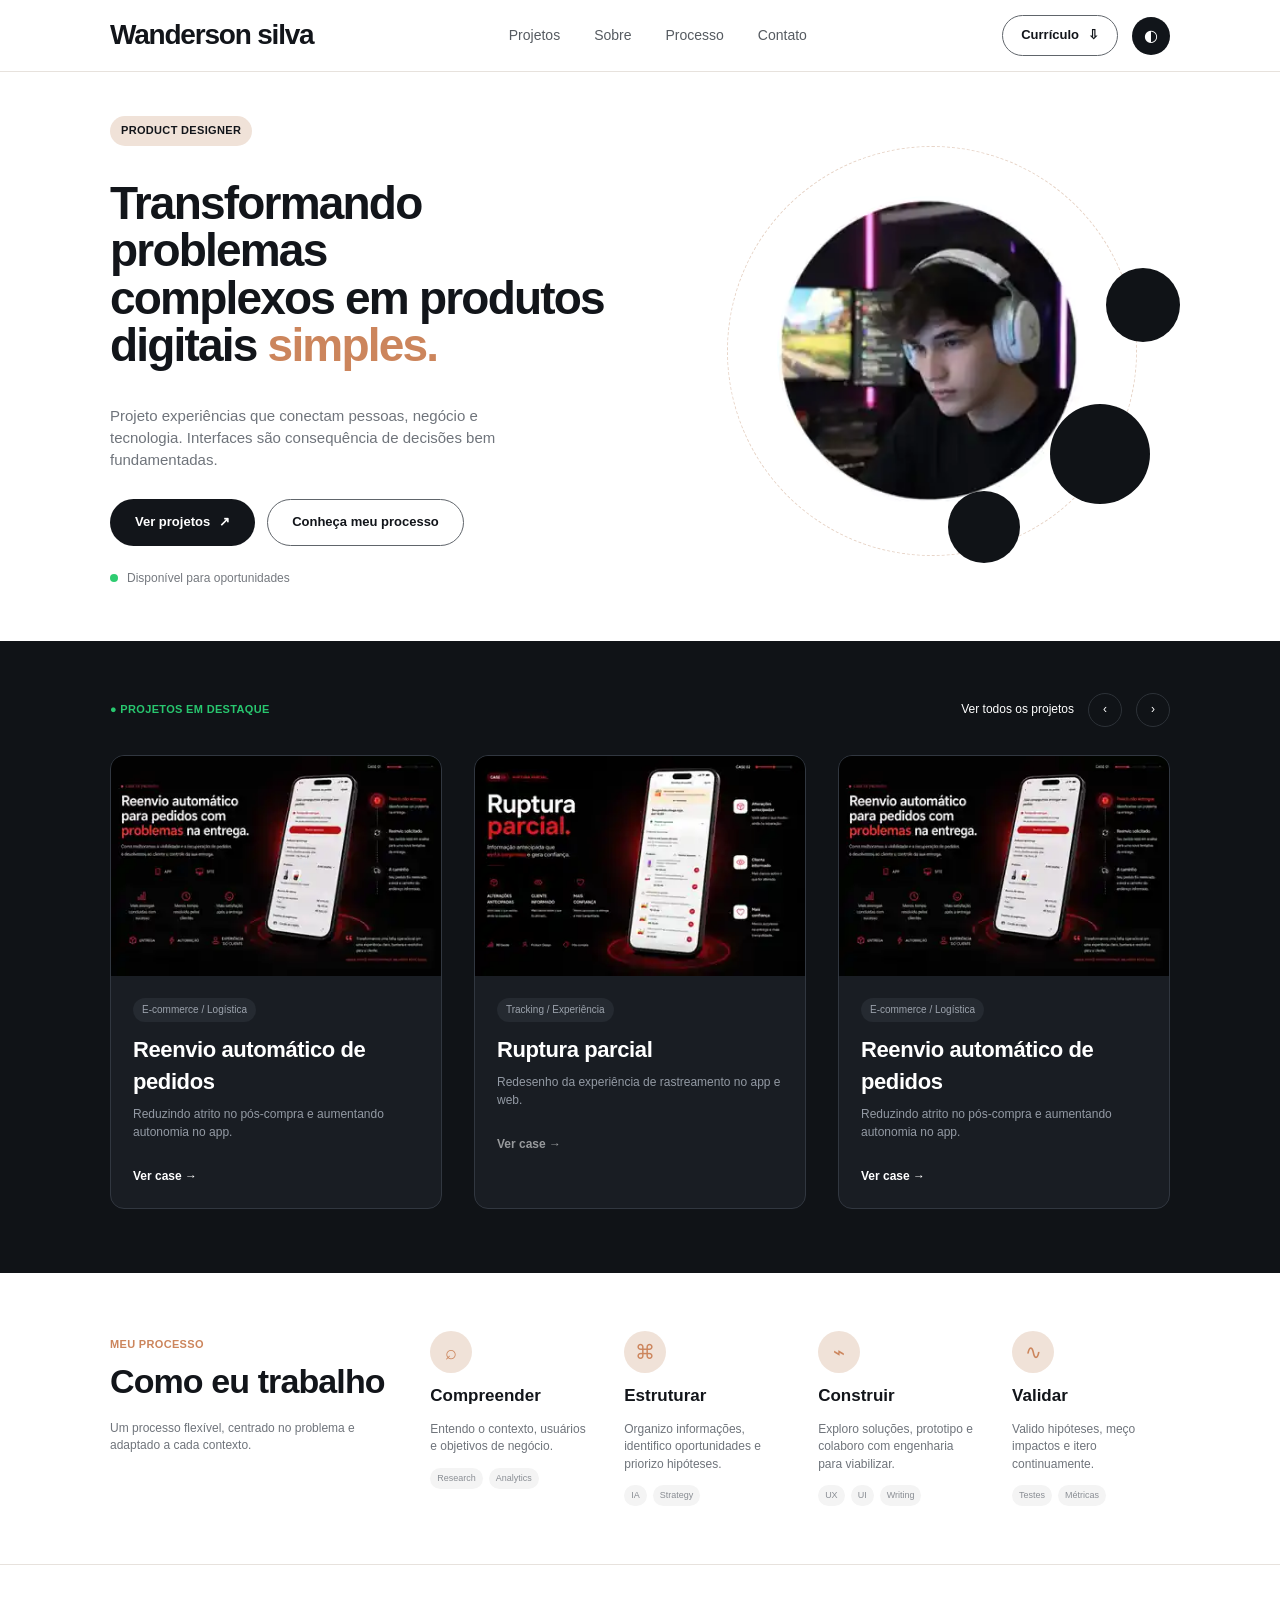
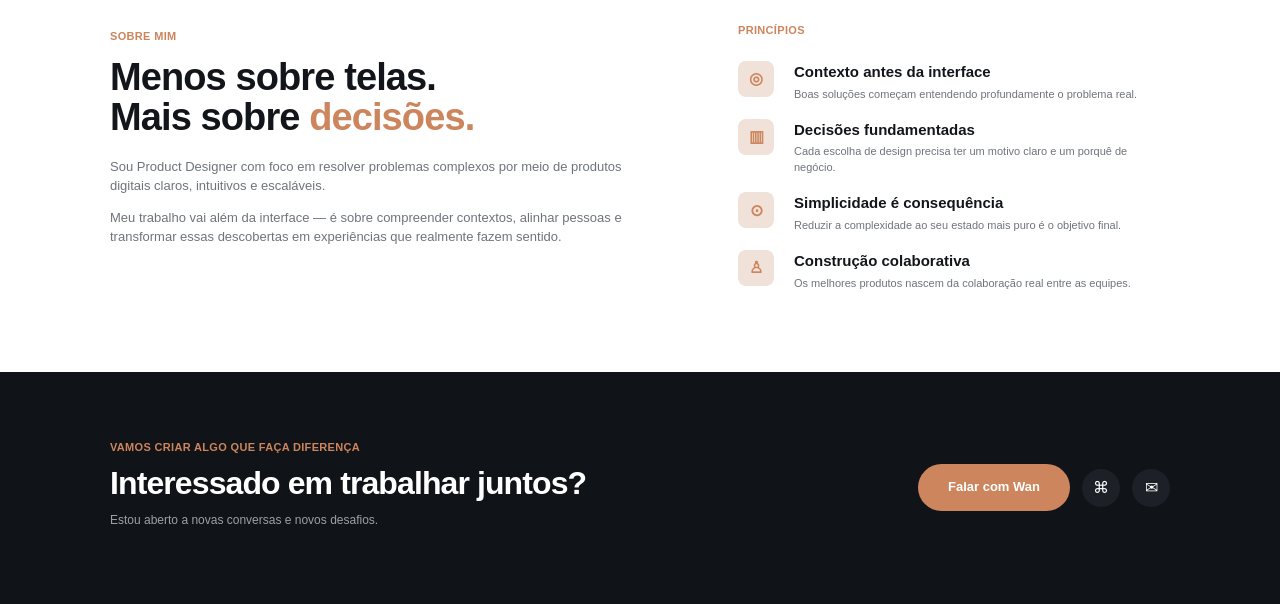
<file: index.html>
<!doctype html>
<html lang="pt-BR">
<head>
  <meta charset="utf-8" />
  <meta name="viewport" content="width=device-width, initial-scale=1" />
  <title>Wanderson Silva — Product Designer</title>
  <meta name="description" content="Portfólio de Wanderson Silva, Product Designer." />
  <link rel="stylesheet" href="styles.css" />
</head>
<body>
  <header class="site-header">
    <div class="container header-inner">
      <a class="brand" href="#top" aria-label="Início">Wanderson silva</a>
      <nav class="desktop-nav" aria-label="Navegação principal">
        <a href="#projetos">Projetos</a><a href="#sobre">Sobre</a><a href="#processo">Processo</a><a href="#contato">Contato</a>
      </nav>
      <div class="header-actions">
        <a class="btn btn-outline btn-small" href="#" data-cv>Currículo <span aria-hidden="true">⇩</span></a>
        <button class="icon-btn" id="themeToggle" aria-label="Alternar tema" title="Alternar tema">◐</button>
      </div>
    </div>
  </header>

  <main id="top">
    <section class="hero section-white">
      <div class="container hero-grid">
        <div class="hero-copy">
          <span class="eyebrow pill">PRODUCT DESIGNER</span>
          <h1>Transformando problemas<br>complexos em produtos<br>digitais <span>simples.</span></h1>
          <p>Projeto experiências que conectam pessoas, negócio e tecnologia. Interfaces são consequência de decisões bem fundamentadas.</p>
          <div class="hero-actions"><a class="btn btn-dark" href="#projetos">Ver projetos <span>↗</span></a><a class="btn btn-outline" href="#processo">Conheça meu processo</a></div>
          <div class="availability"><i></i> Disponível para oportunidades</div>
        </div>
        <div class="hero-visual" aria-label="Foto de Wanderson Silva">
          <div class="orbit"></div>
          <img data-b64="assets/profile.webp.b64" data-mime="image/webp" src="" alt="Wanderson Silva" />
          <span class="dot dot-1"></span><span class="dot dot-2"></span><span class="dot dot-3"></span>
        </div>
      </div>
    </section>

    <section class="projects" id="projetos">
      <div class="container">
        <div class="projects-head"><span class="eyebrow green">● PROJETOS EM DESTAQUE</span><div class="projects-tools"><a href="#projetos">Ver todos os projetos</a><button class="round-arrow" data-prev aria-label="Projeto anterior">‹</button><button class="round-arrow" data-next aria-label="Próximo projeto">›</button></div></div>
        <div class="project-window"><div class="project-track" data-track>
          <article class="project-card"><a href="case-reenvio.html" class="project-image"><img data-b64="assets/project-reenvio.webp.b64" data-mime="image/webp" src="" alt="Capa do case Reenvio automático de pedidos"></a><div class="project-body"><span class="tag-dark">E-commerce / Logística</span><h3>Reenvio automático de pedidos</h3><p>Reduzindo atrito no pós-compra e aumentando autonomia no app.</p><a class="case-link" href="case-reenvio.html">Ver case <span>→</span></a></div></article>
          <article class="project-card"><div class="project-image"><img data-b64="assets/project-ruptura.webp.b64" data-mime="image/webp" src="" alt="Capa do case Ruptura parcial"></div><div class="project-body"><span class="tag-dark">Tracking / Experiência</span><h3>Ruptura parcial</h3><p>Redesenho da experiência de rastreamento no app e web.</p><span class="case-link disabled">Ver case <span>→</span></span></div></article>
          <article class="project-card"><a href="case-reenvio.html" class="project-image"><img data-b64="assets/project-reenvio.webp.b64" data-mime="image/webp" src="" alt="Capa do case Reenvio automático de pedidos"></a><div class="project-body"><span class="tag-dark">E-commerce / Logística</span><h3>Reenvio automático de pedidos</h3><p>Reduzindo atrito no pós-compra e aumentando autonomia no app.</p><a class="case-link" href="case-reenvio.html">Ver case <span>→</span></a></div></article>
          <article class="project-card"><div class="project-image"><img data-b64="assets/project-ruptura.webp.b64" data-mime="image/webp" src="" alt="Capa do case Ruptura parcial"></div><div class="project-body"><span class="tag-dark">Tracking / Experiência</span><h3>Ruptura parcial</h3><p>Redesenho da experiência de rastreamento no app e web.</p><span class="case-link disabled">Ver case <span>→</span></span></div></article>
        </div></div>
      </div>
    </section>

    <section class="process section-white" id="processo"><div class="container process-grid">
      <div class="process-intro"><span class="eyebrow accent">MEU PROCESSO</span><h2>Como eu trabalho</h2><p>Um processo flexível, centrado no problema e adaptado a cada contexto.</p></div>
      <div class="process-step"><span class="process-icon">⌕</span><h3>Compreender</h3><p>Entendo o contexto, usuários e objetivos de negócio.</p><div><span>Research</span><span>Analytics</span></div></div>
      <div class="process-step"><span class="process-icon">⌘</span><h3>Estruturar</h3><p>Organizo informações, identifico oportunidades e priorizo hipóteses.</p><div><span>IA</span><span>Strategy</span></div></div>
      <div class="process-step"><span class="process-icon">⌁</span><h3>Construir</h3><p>Exploro soluções, prototipo e colaboro com engenharia para viabilizar.</p><div><span>UX</span><span>UI</span><span>Writing</span></div></div>
      <div class="process-step"><span class="process-icon">∿</span><h3>Validar</h3><p>Valido hipóteses, meço impactos e itero continuamente.</p><div><span>Testes</span><span>Métricas</span></div></div>
    </div></section>

    <section class="about section-white" id="sobre"><div class="container about-grid">
      <div class="about-copy"><span class="eyebrow accent">SOBRE MIM</span><h2>Menos sobre telas.<br>Mais sobre <span>decisões.</span></h2><p>Sou Product Designer com foco em resolver problemas complexos por meio de produtos digitais claros, intuitivos e escaláveis.</p><p>Meu trabalho vai além da interface — é sobre compreender contextos, alinhar pessoas e transformar essas descobertas em experiências que realmente fazem sentido.</p></div>
      <div class="principles"><span class="eyebrow accent">PRINCÍPIOS</span>
        <div class="principle"><b>◎</b><div><h3>Contexto antes da interface</h3><p>Boas soluções começam entendendo profundamente o problema real.</p></div></div>
        <div class="principle"><b>▥</b><div><h3>Decisões fundamentadas</h3><p>Cada escolha de design precisa ter um motivo claro e um porquê de negócio.</p></div></div>
        <div class="principle"><b>⊙</b><div><h3>Simplicidade é consequência</h3><p>Reduzir a complexidade ao seu estado mais puro é o objetivo final.</p></div></div>
        <div class="principle"><b>♙</b><div><h3>Construção colaborativa</h3><p>Os melhores produtos nascem da colaboração real entre as equipes.</p></div></div>
      </div>
    </div></section>
  </main>

  <footer class="contact" id="contato"><div class="container contact-inner"><div><span class="eyebrow footer-eyebrow">VAMOS CRIAR ALGO QUE FAÇA DIFERENÇA</span><h2>Interessado em trabalhar juntos?</h2><p>Estou aberto a novas conversas e novos desafios.</p></div><div class="contact-actions"><a class="btn btn-accent" href="mailto:Fwsmiranda@gmail.com">Falar com Wan</a><a class="icon-btn footer-icon" href="https://github.com/Wanderson-stech" target="_blank" rel="noreferrer" aria-label="GitHub">⌘</a><a class="icon-btn footer-icon" href="mailto:Fwsmiranda@gmail.com" aria-label="E-mail">✉</a></div></div></footer>

  <script src="script.js"></script>
</body></html>
</file>
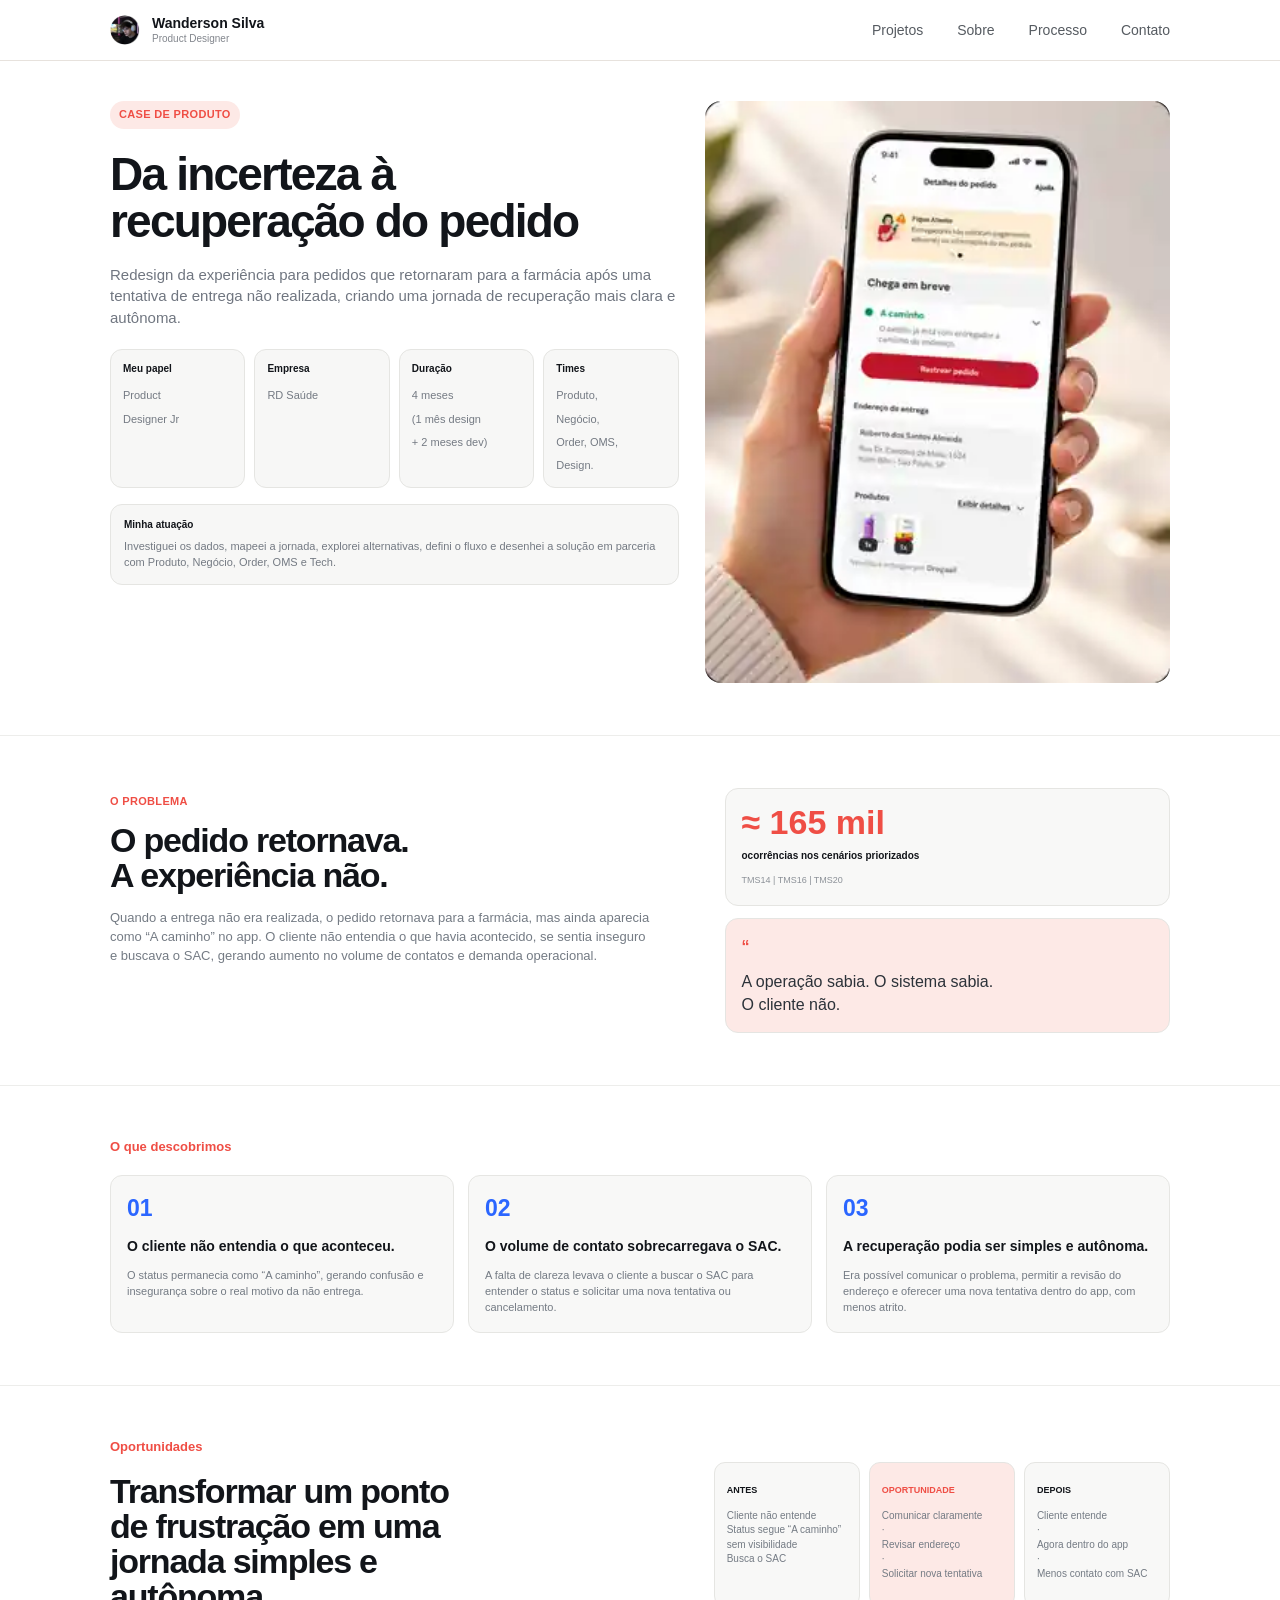
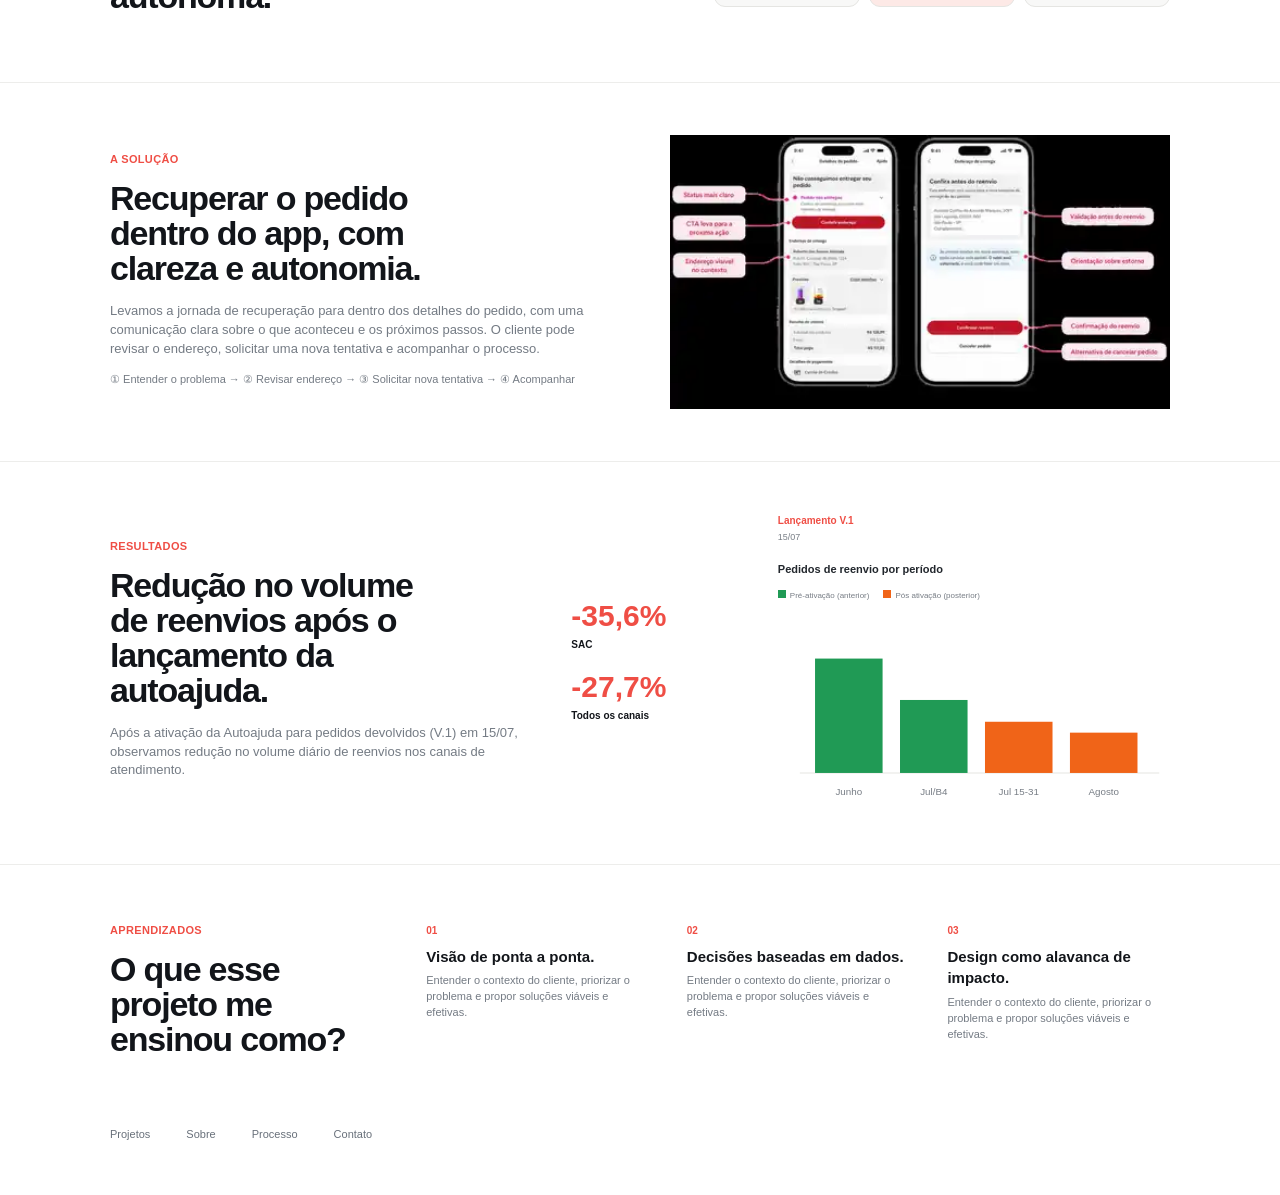
<file: case-reenvio.html>
<!doctype html>
<html lang="pt-BR">
<head>
  <meta charset="utf-8" />
  <meta name="viewport" content="width=device-width, initial-scale=1" />
  <title>Reenvio de pedidos — Wanderson Silva</title>
  <meta name="description" content="Case de produto: reenvio automático de pedidos." />
  <link rel="stylesheet" href="styles.css" />
</head>
<body class="case-page">
<header class="site-header case-header"><div class="container header-inner">
  <a class="case-brand" href="index.html"><img data-b64="assets/profile.webp.b64" data-mime="image/webp" src="" alt=""><span><strong>Wanderson Silva</strong><small>Product Designer</small></span></a>
  <nav class="desktop-nav"><a href="index.html#projetos">Projetos</a><a href="index.html#sobre">Sobre</a><a href="index.html#processo">Processo</a><a href="index.html#contato">Contato</a></nav>
</div></header>
<main>
  <section class="case-hero section-white"><div class="container case-hero-grid">
    <div><span class="eyebrow case-pill">CASE DE PRODUTO</span><h1>Da incerteza à<br>recuperação do pedido</h1><p class="case-lead">Redesign da experiência para pedidos que retornaram para a farmácia após uma tentativa de entrega não realizada, criando uma jornada de recuperação mais clara e autônoma.</p>
      <div class="meta-grid"><div><b>Meu papel</b><span>Product<br>Designer Jr</span></div><div><b>Empresa</b><span>RD Saúde</span></div><div><b>Duração</b><span>4 meses<br>(1 mês design<br>+ 2 meses dev)</span></div><div><b>Times</b><span>Produto,<br>Negócio,<br>Order, OMS,<br>Design.</span></div></div>
      <div class="my-role"><b>Minha atuação</b><p>Investiguei os dados, mapeei a jornada, explorei alternativas, defini o fluxo e desenhei a solução em parceria com Produto, Negócio, Order, OMS e Tech.</p></div>
    </div>
    <img class="case-hero-image" data-b64="assets/case-hero.webp.b64" data-mime="image/webp" src="" alt="Celular exibindo o fluxo de recuperação de pedido">
  </div></section>

  <section class="case-section"><div class="container two-col case-problem"><div><span class="eyebrow case-red">O PROBLEMA</span><h2>O pedido retornava.<br>A experiência não.</h2><p>Quando a entrega não era realizada, o pedido retornava para a farmácia, mas ainda aparecia como “A caminho” no app. O cliente não entendia o que havia acontecido, se sentia inseguro e buscava o SAC, gerando aumento no volume de contatos e demanda operacional.</p></div><div class="problem-side"><div class="metric-card"><strong>≈ 165 mil</strong><b>ocorrências nos cenários priorizados</b><small>TMS14 | TMS16 | TMS20</small></div><div class="quote-card"><span>“</span><p>A operação sabia. O sistema sabia.<br>O cliente não.</p></div></div></div></section>

  <section class="case-section case-discover"><div class="container"><span class="section-label-red">O que descobrimos</span><div class="discover-grid">
    <article><strong>01</strong><h3>O cliente não entendia o que aconteceu.</h3><p>O status permanecia como “A caminho”, gerando confusão e insegurança sobre o real motivo da não entrega.</p></article>
    <article><strong>02</strong><h3>O volume de contato sobrecarregava o SAC.</h3><p>A falta de clareza levava o cliente a buscar o SAC para entender o status e solicitar uma nova tentativa ou cancelamento.</p></article>
    <article><strong>03</strong><h3>A recuperação podia ser simples e autônoma.</h3><p>Era possível comunicar o problema, permitir a revisão do endereço e oferecer uma nova tentativa dentro do app, com menos atrito.</p></article>
  </div></div></section>

  <section class="case-section"><div class="container opportunity-grid"><div><span class="section-label-red">Oportunidades</span><h2>Transformar um ponto<br>de frustração em uma<br>jornada simples e<br>autônoma.</h2></div><div class="opportunity-cards"><article><b>ANTES</b><p>Cliente não entende<br>Status segue “A caminho” sem visibilidade<br>Busca o SAC</p></article><article class="highlight"><b>OPORTUNIDADE</b><p>Comunicar claramente<br>·<br>Revisar endereço<br>·<br>Solicitar nova tentativa</p></article><article><b>DEPOIS</b><p>Cliente entende<br>·<br>Agora dentro do app<br>·<br>Menos contato com SAC</p></article></div></div></section>

  <section class="case-section"><div class="container solution-grid"><div><span class="eyebrow case-red">A SOLUÇÃO</span><h2>Recuperar o pedido<br>dentro do app, com<br>clareza e autonomia.</h2><p>Levamos a jornada de recuperação para dentro dos detalhes do pedido, com uma comunicação clara sobre o que aconteceu e os próximos passos. O cliente pode revisar o endereço, solicitar uma nova tentativa e acompanhar o processo.</p><p class="flow-line">① Entender o problema → ② Revisar endereço → ③ Solicitar nova tentativa → ④ Acompanhar</p></div><div><img class="solution-image" data-b64="assets/case-solution.webp.b64" data-mime="image/webp" src="" alt="Telas da solução de reenvio com anotações de UX"></div></div></section>

  <section class="case-section results-section"><div class="container results-grid"><div><span class="eyebrow case-red">RESULTADOS</span><h2>Redução no volume<br>de reenvios após o<br>lançamento da<br>autoajuda.</h2><p>Após a ativação da Autoajuda para pedidos devolvidos (V.1) em 15/07, observamos redução no volume diário de reenvios nos canais de atendimento.</p></div><div class="result-metrics"><div><strong>-35,6%</strong><span>SAC</span></div><div><strong>-27,7%</strong><span>Todos os canais</span></div></div><div aria-label="Pedidos de reenvio por período">
    <div style="font-family:Arial,Helvetica,sans-serif;color:#ef4e45;font-size:10px;font-weight:700;margin-bottom:2px">Lançamento V.1</div>
    <div style="font-family:Arial,Helvetica,sans-serif;color:#777d85;font-size:9px;margin-bottom:18px">15/07</div>
    <div style="font-family:Arial,Helvetica,sans-serif;color:#22272d;font-size:11px;font-weight:700;margin-bottom:12px">Pedidos de reenvio por período</div>
    <div style="display:flex;gap:14px;align-items:center;font-family:Arial,Helvetica,sans-serif;color:#777d85;font-size:8px;margin-bottom:14px"><span><i style="display:inline-block;width:8px;height:8px;background:#209a55;margin-right:4px"></i>Pré-ativação (anterior)</span><span><i style="display:inline-block;width:8px;height:8px;background:#f06418;margin-right:4px"></i>Pós ativação (posterior)</span></div>
    <svg class="chart-image" viewBox="0 0 360 180" role="img" aria-label="Gráfico de barras mostrando queda de junho até agosto" style="width:100%;height:auto;font-family:Arial,Helvetica,sans-serif">
      <line x1="20" y1="145" x2="350" y2="145" stroke="#e5e5e2" stroke-width="1"/>
      <rect x="34" y="40" width="62" height="105" fill="#209a55"/>
      <rect x="112" y="78" width="62" height="67" fill="#209a55"/>
      <rect x="190" y="98" width="62" height="47" fill="#f06418"/>
      <rect x="268" y="108" width="62" height="37" fill="#f06418"/>
      <text x="65" y="165" text-anchor="middle" font-size="9" fill="#777d85">Junho</text>
      <text x="143" y="165" text-anchor="middle" font-size="9" fill="#777d85">Jul/B4</text>
      <text x="221" y="165" text-anchor="middle" font-size="9" fill="#777d85">Jul 15-31</text>
      <text x="299" y="165" text-anchor="middle" font-size="9" fill="#777d85">Agosto</text>
    </svg>
  </div></div></section>

  <section class="case-section learnings"><div class="container learn-grid"><div><span class="eyebrow case-red">APRENDIZADOS</span><h2>O que esse<br>projeto me<br>ensinou como?</h2></div><article><b>01</b><h3>Visão de ponta a ponta.</h3><p>Entender o contexto do cliente, priorizar o problema e propor soluções viáveis e efetivas.</p></article><article><b>02</b><h3>Decisões baseadas em dados.</h3><p>Entender o contexto do cliente, priorizar o problema e propor soluções viáveis e efetivas.</p></article><article><b>03</b><h3>Design como alavanca de impacto.</h3><p>Entender o contexto do cliente, priorizar o problema e propor soluções viáveis e efetivas.</p></article></div>
    <div class="container case-bottom-nav"><a href="index.html#projetos">Projetos</a><a href="index.html#sobre">Sobre</a><a href="index.html#processo">Processo</a><a href="index.html#contato">Contato</a></div>
  </section>
</main>
<script src="script.js"></script>
</body></html>
</file>
<file: styles.css>
:root{--bg:#fff;--text:#12151a;--muted:#6f747b;--line:#e7e2dd;--soft:#f7f6f4;--accent:#cc855c;--accent-soft:#f0e2d8;--dark:#101317;--dark-2:#191d23;--green:#28c76f;--red:#ef4e45;--red-soft:#fde9e6;--blue:#2b66ff;--radius:14px}
*{box-sizing:border-box}html{scroll-behavior:smooth}body{margin:0;font-family:Arial,Helvetica,sans-serif;color:var(--text);background:var(--bg);line-height:1.45}a{color:inherit;text-decoration:none}button{font:inherit}.container{width:min(1060px,calc(100% - 64px));margin:auto}.site-header{height:72px;border-bottom:1px solid var(--line);display:flex;align-items:center;background:rgba(255,255,255,.96);position:sticky;top:0;z-index:20;backdrop-filter:blur(10px)}.header-inner{display:flex;align-items:center;justify-content:space-between}.brand{font-weight:700;font-size:28px;letter-spacing:-1.2px}.desktop-nav{display:flex;gap:34px;align-items:center;font-size:14px}.desktop-nav a{color:#565b61}.desktop-nav a:hover{color:#111}.header-actions{display:flex;gap:14px;align-items:center}.btn{display:inline-flex;align-items:center;justify-content:center;gap:9px;border-radius:999px;padding:13px 24px;font-weight:700;font-size:13px;border:1px solid transparent;transition:.2s}.btn-small{padding:10px 18px}.btn-dark{background:#12151a;color:#fff}.btn-dark:hover{transform:translateY(-1px)}.btn-outline{border-color:#60656b;background:#fff}.btn-outline:hover{background:#f5f5f5}.icon-btn{width:38px;height:38px;border-radius:50%;border:0;background:#11151a;color:#fff;display:grid;place-items:center;cursor:pointer}.section-white{background:#fff}.hero{padding:44px 0 54px}.hero-grid{min-height:470px;display:grid;grid-template-columns:1.05fr .95fr;gap:56px;align-items:center}.eyebrow{font-size:11px;font-weight:700;letter-spacing:.03em}.pill{display:inline-block;background:var(--accent-soft);padding:7px 11px;border-radius:999px}.hero h1{font-size:46px;line-height:1.03;letter-spacing:-1.8px;margin:34px 0 36px;max-width:650px}.hero h1 span,.about h2 span{color:var(--accent)}.hero-copy>p{max-width:420px;color:var(--muted);font-size:15px;margin-bottom:28px}.hero-actions{display:flex;gap:12px;flex-wrap:wrap}.availability{font-size:12px;color:#75797f;margin-top:24px;display:flex;gap:9px;align-items:center}.availability i{width:8px;height:8px;background:#2ecc71;border-radius:50%}.hero-visual{height:430px;position:relative;display:grid;place-items:center}.hero-visual img{width:310px;height:310px;object-fit:cover;border-radius:50%;position:relative;z-index:2}.orbit{position:absolute;width:410px;height:410px;border:1px dashed #e7d4c7;border-radius:50%}.dot{position:absolute;background:#101317;border-radius:50%;z-index:3}.dot-1{width:74px;height:74px;right:-10px;top:132px}.dot-2{width:100px;height:100px;right:20px;bottom:62px}.dot-3{width:72px;height:72px;left:255px;bottom:3px}
.projects{background:var(--dark);color:#fff;padding:52px 0 64px}.projects-head{display:flex;align-items:center;justify-content:space-between;margin-bottom:28px}.green{color:var(--green)}.projects-tools{display:flex;align-items:center;gap:14px;font-size:12px}.round-arrow{width:34px;height:34px;border:1px solid #2d3238;background:transparent;color:#fff;border-radius:50%;cursor:pointer}.project-window{overflow:hidden}.project-track{display:flex;gap:32px;transition:transform .35s ease}.project-card{flex:0 0 calc((100% - 64px)/3);background:var(--dark-2);border:1px solid #313740;border-radius:14px;overflow:hidden}.project-image{display:block;aspect-ratio:3/2;overflow:hidden;background:#090a0c}.project-image img{width:100%;height:100%;object-fit:cover;object-position:center;display:block;image-rendering:auto}.project-body{padding:20px 22px 22px}.tag-dark{display:inline-block;background:#252a31;color:#9ca3ad;border-radius:999px;padding:5px 9px;font-size:10px}.project-card h3{font-family:Arial,Helvetica,sans-serif;font-size:22px;letter-spacing:-.4px;margin:12px 0 8px}.project-card p{color:#939aa4;font-size:12px;margin:0 0 22px}.case-link{font-size:12px;font-weight:700}.case-link.disabled{opacity:.55}
.process{padding:58px 0;border-bottom:1px solid var(--line)}.process-grid{display:grid;grid-template-columns:1.8fr repeat(4,1fr);gap:36px;align-items:start}.accent{color:var(--accent)}.process-intro h2,.about h2,.contact h2{font-size:34px;line-height:1.05;letter-spacing:-.9px;margin:10px 0 20px}.process-intro p,.process-step p{color:var(--muted);font-size:12px}.process-icon{width:42px;height:42px;border-radius:50%;display:grid;place-items:center;background:var(--accent-soft);color:var(--accent);font-size:20px}.process-step h3{font-size:17px;margin:11px 0 6px}.process-step>div{display:flex;gap:6px;flex-wrap:wrap}.process-step>div span{background:#f4f4f4;color:#8a8e94;border-radius:999px;font-size:9px;padding:4px 7px}
.about{padding:58px 0 64px}.about-grid{display:grid;grid-template-columns:1.1fr .9fr;gap:100px}.about h2{font-size:38px;margin-top:12px}.about-copy p{font-size:13px;color:var(--muted);max-width:600px}.principles>.eyebrow{display:block;margin-bottom:22px}.principle{display:grid;grid-template-columns:42px 1fr;gap:14px;margin:16px 0}.principle>b{width:36px;height:36px;border-radius:8px;background:var(--accent-soft);color:var(--accent);display:grid;place-items:center}.principle h3{margin:0;font-size:15px}.principle p{margin:4px 0 0;color:var(--muted);font-size:11px}.contact{background:var(--dark);color:#fff;padding:62px 0}.contact-inner{display:flex;justify-content:space-between;align-items:center}.footer-eyebrow{color:var(--accent)}.contact h2{font-size:32px;margin:10px 0}.contact p{color:#9ca1a8;font-size:12px}.contact-actions{display:flex;align-items:center;gap:12px}.btn-accent{background:var(--accent);color:#fff;padding-inline:29px}.footer-icon{background:#1d2127;color:#fff}
.case-page{background:#fff}.case-header{position:relative;height:61px}.case-brand{display:flex;gap:12px;align-items:center}.case-brand img{width:30px;height:30px;border-radius:50%;object-fit:cover}.case-brand span{display:flex;flex-direction:column;line-height:1.1}.case-brand strong{font-size:14px}.case-brand small{font-size:10px;color:#82868d;margin-top:2px}.case-hero{padding:40px 0 52px}.case-hero-grid{display:grid;grid-template-columns:1.1fr .9fr;gap:26px;align-items:start}.case-pill{display:inline-block;color:var(--red);background:var(--red-soft);padding:6px 9px;border-radius:999px}.case-hero h1{font-size:46px;line-height:1.03;letter-spacing:-1.8px;margin:22px 0 18px}.case-lead{font-size:15px;color:#707680;max-width:580px}.meta-grid{display:grid;grid-template-columns:repeat(4,1fr);gap:9px;margin:20px 0 16px}.meta-grid>div,.my-role{background:#f7f7f6;border:1px solid #e5e5e2;border-radius:12px;padding:12px}.meta-grid b,.my-role b{font-size:10px;display:block;margin-bottom:6px}.meta-grid span,.my-role p{font-size:11px;color:#747a83;margin:0}.my-role{padding:13px}.case-hero-image{width:100%;height:auto;border-radius:16px;object-fit:contain;display:block;image-rendering:auto}.case-section{padding:52px 0;border-top:1px solid #ededeb}.two-col{display:grid;grid-template-columns:1.1fr .9fr;gap:70px;align-items:start}.case-red,.section-label-red{color:var(--red);font-weight:700}.case-section h2{font-size:34px;line-height:1.03;letter-spacing:-1.2px;margin:12px 0 16px}.case-section p{color:#747b84;font-size:13px}.problem-side{display:grid;gap:12px}.metric-card,.quote-card{border:1px solid #e5e5e2;border-radius:13px;padding:16px;background:#f8f8f7}.metric-card strong{display:block;color:var(--red);font-size:34px;line-height:1}.metric-card b{display:block;font-size:10px;margin:10px 0 2px}.metric-card small{color:#8b9097;font-size:9px}.quote-card{background:var(--red-soft)}.quote-card span{color:var(--red);font-weight:700}.quote-card p{font-size:16px;color:#2c3239;margin:12px 0 0}.section-label-red{font-size:13px;display:block;margin-bottom:18px}.discover-grid{display:grid;grid-template-columns:repeat(3,1fr);gap:14px}.discover-grid article{padding:16px;border-radius:12px;border:1px solid #e6e6e3;background:#f8f8f7}.discover-grid strong{color:var(--blue);font-size:23px}.discover-grid h3{font-size:14px;margin:11px 0}.discover-grid p{font-size:11px;margin:0}.opportunity-grid{display:grid;grid-template-columns:1.1fr .9fr;gap:46px;align-items:center}.opportunity-cards{display:grid;grid-template-columns:repeat(3,1fr);gap:9px}.opportunity-cards article{padding:13px 12px;border:1px solid #e5e5e2;background:#f8f8f7;border-radius:11px;min-height:145px}.opportunity-cards .highlight{background:var(--red-soft)}.opportunity-cards b{font-size:9px}.opportunity-cards .highlight b{color:var(--red)}.opportunity-cards p{font-size:10px}.solution-grid{display:grid;grid-template-columns:1fr 1fr;gap:60px;align-items:center}.flow-line{font-size:11px!important}.solution-image{width:100%;height:auto;object-fit:contain;display:block;image-rendering:auto}.results-grid{display:grid;grid-template-columns:1.1fr .45fr 1fr;gap:30px;align-items:center}.result-metrics{display:grid;gap:18px}.result-metrics strong{display:block;color:var(--red);font-size:30px;line-height:1}.result-metrics span{font-size:10px;font-weight:700}.chart-image{width:100%;display:block}.learn-grid{display:grid;grid-template-columns:1.25fr repeat(3,1fr);gap:38px}.learn-grid article>b{color:var(--red);font-size:10px}.learn-grid h3{font-size:15px;margin:6px 0}.learn-grid p{font-size:11px;margin:0}.case-bottom-nav{display:flex;gap:36px;font-size:11px;color:#68707a;margin-top:54px}
body.dark{--bg:#0d1014;--text:#f5f5f4;--muted:#a5abb3;--line:#262b31;--soft:#171b20;background:#0d1014;color:#f5f5f4}body.dark .site-header{background:rgba(13,16,20,.95)}body.dark .section-white,body.dark .hero,body.dark .process,body.dark .about{background:#0d1014}body.dark .btn-outline{background:transparent;color:#fff;border-color:#6b7178}body.dark .desktop-nav a{color:#c5c8cc}body.dark .process-step>div span{background:#181d22}body.dark .principle p,body.dark .about-copy p{color:#a8adb5}
@media(max-width:900px){.desktop-nav{display:none}.container{width:min(100% - 32px,720px)}.brand{font-size:23px}.header-actions .btn{display:none}.hero-grid,.case-hero-grid,.two-col,.opportunity-grid,.solution-grid,.about-grid,.results-grid{grid-template-columns:1fr}.hero{padding-top:28px}.hero-grid{gap:16px}.hero h1{font-size:39px}.hero-visual{height:360px}.hero-visual img{width:270px;height:270px}.orbit{width:330px;height:330px}.dot-1{right:5px}.dot-2{right:18px}.dot-3{left:56%;bottom:12px}.projects{padding:42px 0}.project-card{flex-basis:82%}.process-grid{grid-template-columns:1fr 1fr}.process-intro{grid-column:1/-1}.about-grid{gap:42px}.contact-inner{align-items:flex-start;gap:30px;flex-direction:column}.case-hero h1{font-size:38px}.case-hero-image{height:auto}.meta-grid{grid-template-columns:1fr 1fr}.discover-grid,.opportunity-cards,.learn-grid{grid-template-columns:1fr}.results-grid{gap:20px}.result-metrics{grid-template-columns:1fr 1fr}.case-bottom-nav{flex-wrap:wrap}.case-section{padding:40px 0}}
@media(max-width:560px){.site-header{height:62px}.container{width:calc(100% - 24px)}.brand{font-size:20px}.hero h1{font-size:33px}.hero-copy>p{font-size:14px}.hero-actions{align-items:flex-start}.hero-visual{height:320px}.hero-visual img{width:235px;height:235px}.orbit{width:290px;height:290px}.dot-1{width:54px;height:54px;right:1px}.dot-2{width:70px;height:70px}.dot-3{width:54px;height:54px}.projects-head{align-items:flex-start;gap:20px}.projects-tools>a{display:none}.project-card{flex-basis:90%}.process-grid{grid-template-columns:1fr}.process-intro{grid-column:auto}.about h2,.contact h2,.case-section h2{font-size:30px}.case-hero{padding-top:28px}.case-hero h1{font-size:36px}.case-hero-image{height:auto}.case-lead{font-size:14px}.meta-grid{grid-template-columns:1fr 1fr}.case-section p{font-size:12px}.result-metrics{grid-template-columns:1fr 1fr}}
</file>
